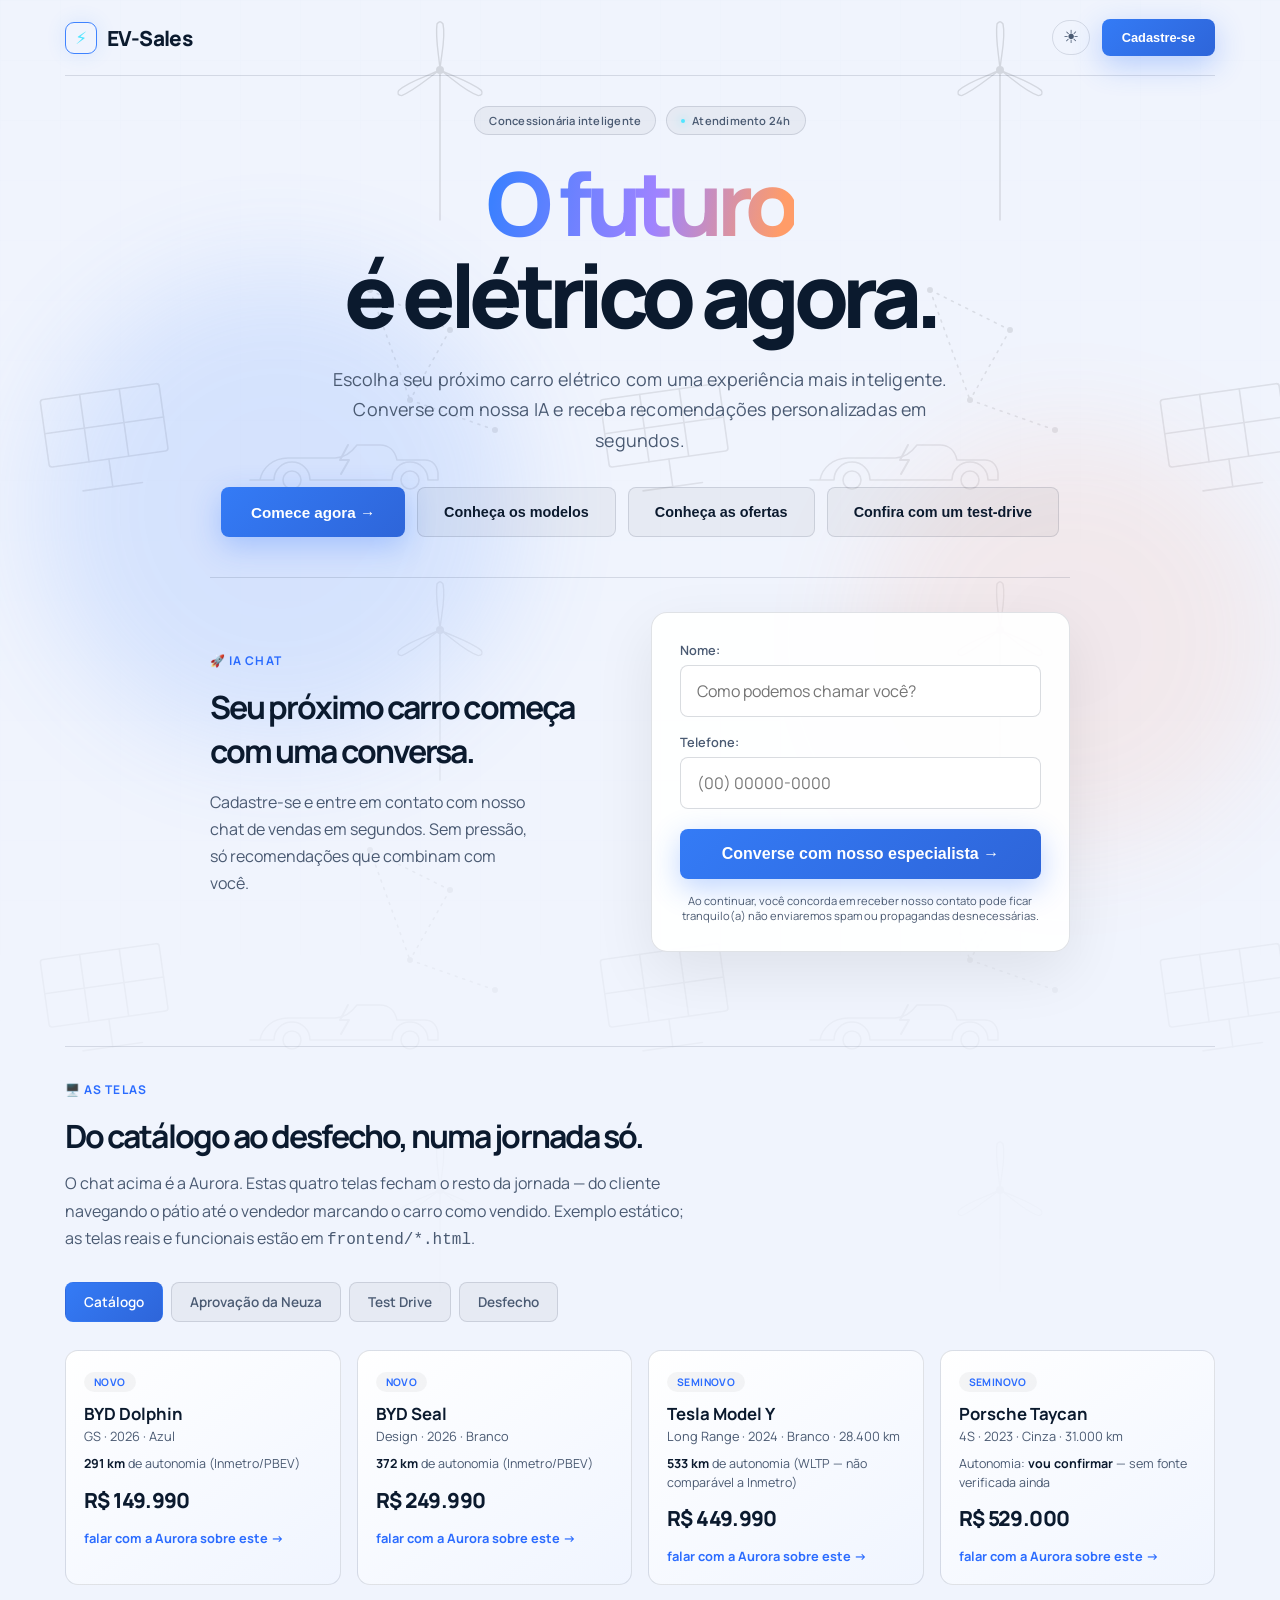
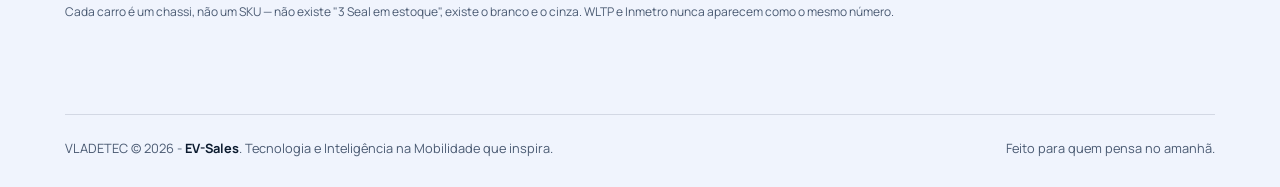
<file: EV_Sales_MVP.html>
<!doctype html>
<html lang="pt-BR">

<head>
    <meta charset="UTF-8" />
    <meta name="viewport" content="width=device-width, initial-scale=1.0" />
    <title>EV-Sales — O futuro é elétrico agora</title>
    <link
        href="https://fonts.googleapis.com/css2?family=DM+Mono:wght@400;500&family=Manrope:wght@400;500;600;700;800&display=swap"
        rel="stylesheet" />
    <style>
        /* ===== TEMA CLARO / ESCURO ===== */
        :root {
            /* cores base (escuro) */
            --bg: #07101f;
            --bg-card: rgba(18, 30, 53, .7);
            --bg-input: #081322;
            --bg-stat: linear-gradient(145deg, rgba(21, 38, 68, .75), rgba(14, 24, 43, .7));
            --bg-form: rgba(13, 25, 45, .73);
            --bg-eyebrow: rgba(255, 255, 255, .055);
            --bg-secondary: rgba(255, 255, 255, .045);
            --ink: #f6f8ff;
            --muted: #9aa9c3;
            --line: rgba(175, 196, 228, .16);
            --line-input: rgba(158, 184, 224, .17);
            --blue: #3f83ff;
            --cyan: #50e5ff;
            --orange: #ff9b62;
            --shadow: rgba(0, 0, 0, .18);
            --shadow-btn: rgba(45, 116, 255, .24);
            --glow: rgba(57, 127, 255, .12);
            --brand-border: rgba(75, 139, 255, .8);
            --mode-icon: '☾';
        }

        /* TEMA CLARO */
        [data-theme="light"] {
            --bg: #f0f4fd;
            --bg-card: rgba(255, 255, 255, .85);
            --bg-input: #ffffff;
            --bg-stat: linear-gradient(145deg, #ffffff, #f0f5ff);
            --bg-form: rgba(255, 255, 255, .92);
            --bg-eyebrow: rgba(0, 0, 0, .04);
            --bg-secondary: rgba(0, 0, 0, .04);
            --ink: #0b1a2e;
            --muted: #4a5a72;
            --line: rgba(0, 20, 50, .12);
            --line-input: rgba(0, 20, 50, .15);
            --shadow: rgba(0, 0, 0, .08);
            --shadow-btn: rgba(45, 116, 255, .30);
            --glow: rgba(57, 127, 255, .18);
            --brand-border: #3f83ff;
            --mode-icon: '☀';
        }

        /* ===== RESET ===== */
        * {
            box-sizing: border-box;
        }

        html {
            scroll-behavior: smooth;
        }

        body {
            margin: 0;
            background: var(--bg);
            color: var(--ink);
            font-family: 'Manrope', system-ui, sans-serif;
            min-height: 100vh;
            overflow-x: hidden;
            transition: background .35s ease, color .35s ease;
            font-size: 16px;
        }

        /* ===== FUNDO COM EFEITOS ===== */
        .page {
            position: relative;
            min-height: 100vh;
            isolation: isolate;
        }

        .page::before,
        .page::after {
            content: "";
            position: absolute;
            z-index: -2;
            pointer-events: none;
            border-radius: 999px;
            filter: blur(55px);
            opacity: .35;
            transition: opacity .4s ease;
        }

        .page::before {
            width: 480px;
            height: 480px;
            left: 3%;
            top: 15%;
            background: #1259d1;
        }

        .page::after {
            width: 420px;
            height: 420px;
            right: 0;
            top: 24%;
            background: #923a19;
            opacity: .27;
        }

        [data-theme="light"] .page::before {
            opacity: .15;
            background: #3f83ff;
        }

        [data-theme="light"] .page::after {
            opacity: .10;
            background: #ff8a5c;
        }

        .grid {
            position: absolute;
            inset: 0;
            z-index: -3;
            opacity: .28;
            color: var(--muted);
            background-image:
                url("[data-uri]"),
                linear-gradient(rgba(115, 153, 221, .1) 1px, transparent 1px),
                linear-gradient(90deg, rgba(115, 153, 221, .1) 1px, transparent 1px);
            background-size: 560px 560px, 60px 60px, 60px 60px;
            background-repeat: repeat, repeat, repeat;
            mask-image: linear-gradient(to bottom, black, transparent 75%);
            transition: opacity .4s ease;
        }

        [data-theme="light"] .grid {
            opacity: .12;
        }

        .wrap {
            width: min(1150px, calc(100% - 40px));
            margin: auto;
        }

        /* ===== HEADER ===== */
        .nav {
            min-height: 76px;
            border-bottom: 1px solid var(--line);
            display: flex;
            align-items: center;
            justify-content: space-between;
            transition: border-color .35s ease;
            padding: 12px 0;
            flex-wrap: wrap;
            gap: 8px;
        }

        .nav-left {
            display: flex;
            align-items: center;
            gap: 24px;
        }

        .brand {
            display: flex;
            align-items: center;
            gap: 10px;
            font-weight: 800;
            letter-spacing: -.03em;
            color: var(--ink);
            text-decoration: none;
            font-size: 1.3rem;
        }

        .brand-mark {
            width: 32px;
            height: 32px;
            border: 1px solid var(--brand-border);
            border-radius: 9px;
            display: grid;
            place-items: center;
            color: var(--cyan);
            font-size: 17px;
            box-shadow: 0 0 24px rgba(48, 128, 255, .25);
            transition: border-color .35s ease, box-shadow .35s ease;
        }

        [data-theme="light"] .brand-mark {
            box-shadow: 0 0 20px rgba(48, 128, 255, .12);
        }

        .nav-tags {
            display: flex;
            justify-content: center;
            align-items: center;
            flex-wrap: wrap;
            gap: 10px;
            font-size: 0.75rem;
            color: var(--muted);
            margin-bottom: 22px;
            transition: color .35s ease;
        }

        .nav-tags span {
            display: inline-flex;
            align-items: center;
            gap: 7px;
            padding: 6px 14px;
            border: 1px solid var(--line);
            border-radius: 20px;
            background: var(--bg-eyebrow);
            color: var(--muted);
            transition: border-color .2s ease, background .2s ease, color .2s ease, transform .2s ease;
            font-size: 0.7rem;
            font-weight: 600;
            letter-spacing: 0.02em;
            white-space: nowrap;
        }

        .nav-tags span:hover {
            border-color: var(--brand-border);
            color: var(--ink);
            transform: translateY(-1px);
        }

        .nav-tags i {
            width: 4px;
            height: 4px;
            border-radius: 50%;
            background: var(--cyan);
            box-shadow: 0 0 10px var(--cyan);
            transition: background .35s ease, box-shadow .35s ease;
            flex-shrink: 0;
        }

        .nav-actions {
            display: flex;
            align-items: center;
            gap: 12px;
            flex-shrink: 0;
        }

        .mode-toggle {
            background: none;
            border: 1px solid var(--line);
            border-radius: 40px;
            color: var(--muted);
            font-size: 18px;
            cursor: pointer;
            padding: 4px 10px;
            transition: .25s ease;
            line-height: 1.4;
        }

        .mode-toggle:hover {
            border-color: var(--cyan);
            color: var(--ink);
        }

        [data-theme="light"] .mode-toggle:hover {
            border-color: #3f83ff;
            color: #0b1a2e;
        }

        .mode-toggle::before {
            content: var(--mode-icon);
        }

        .nav-btn,
        .primary {
            border: 0;
            background: linear-gradient(135deg, #347bf6, #2e65d9);
            color: #fff;
            font-weight: 700;
            cursor: pointer;
            box-shadow: 0 9px 30px var(--shadow-btn);
            transition: transform .2s, box-shadow .2s;
        }

        .nav-btn {
            padding: 11px 20px;
            border-radius: 8px;
            font-size: 0.8rem;
        }

        .nav-btn:hover,
        .primary:hover {
            transform: translateY(-2px);
            box-shadow: 0 13px 34px rgba(45, 116, 255, .4);
        }

        /* ===== HERO ===== */
        .hero {
            padding: 30px 0 20px;
            text-align: center;
        }

        .hero h1 {
            font-size: clamp(52px, 8vw, 88px);
            line-height: 1.04;
            letter-spacing: -.075em;
            margin: 0 auto 24px;
            font-weight: 800;
            max-width: 850px;
            color: var(--ink);
            transition: color .35s ease;
        }

        .hero h1 .gradient {
            background: linear-gradient(100deg, #3c80ff 5%, #9f83ff 55%, #ff9c68 94%);
            -webkit-background-clip: text;
            background-clip: text;
            color: transparent;
        }

        .hero h1 .light {
            display: block;
            color: var(--ink);
            transition: color .35s ease;
        }

        .hero h2 {
            max-width: 640px;
            margin: 0 auto 32px;
            color: var(--muted);
            font-size: clamp(1rem, 1.4vw, 1.2rem);
            font-weight: 400;
            line-height: 1.7;
            transition: color .35s ease;
            letter-spacing: 0.01em;
        }

        .prompt {
            font: 12px 'DM Mono', monospace;
            background: rgba(3, 9, 18, .7);
            color: #ffb076;
            border: 1px solid rgba(112, 154, 218, .15);
            border-radius: 6px;
            padding: 12px 20px;
            display: inline-block;
            margin: 0 0 28px;
            transition: background .35s ease, border-color .35s ease;
        }

        [data-theme="light"] .prompt {
            background: rgba(240, 245, 255, .8);
            border-color: rgba(0, 20, 50, .1);
        }

        .prompt b {
            color: var(--ink);
            margin-right: 8px;
            font-weight: 500;
            transition: color .35s ease;
        }

        .actions {
            display: flex;
            justify-content: center;
            gap: 12px;
            flex-wrap: wrap;
        }

        .primary {
            padding: 16px 30px;
            border-radius: 8px;
            font-size: 0.95rem;
            font-weight: 700;
        }

        .secondary {
            padding: 16px 26px;
            border-radius: 8px;
            border: 1px solid var(--line);
            background: var(--bg-secondary);
            color: var(--ink);
            font-weight: 600;
            cursor: pointer;
            transition: .2s;
            font-size: 0.9rem;
        }

        .secondary:hover {
            background: rgba(255, 255, 255, .1);
        }

        [data-theme="light"] .secondary:hover {
            background: rgba(0, 0, 0, .06);
        }

        /* ===== STATS ===== */
        .stats {
            display: grid;
            grid-template-columns: repeat(3, 1fr);
            gap: 16px;
            max-width: 860px;
            margin: 48px auto 0;
        }

        .stat {
            background: var(--bg-stat);
            border: 1px solid var(--line);
            border-radius: 13px;
            padding: 20px 22px;
            text-align: left;
            transition: background .35s ease, border-color .35s ease;
        }

        .stat-top {
            display: flex;
            justify-content: space-between;
            align-items: center;
            color: #6498ff;
            transition: color .35s ease;
            font-size: 1.2rem;
        }

        [data-theme="light"] .stat-top {
            color: #2b6cff;
        }

        .stat strong {
            display: block;
            font-size: 1.8rem;
            letter-spacing: -.05em;
            margin-top: 8px;
            color: var(--ink);
            transition: color .35s ease;
        }

        .stat small {
            display: block;
            color: var(--muted);
            font-size: 0.85rem;
            margin-top: 4px;
            transition: color .35s ease;
        }

        /* ===== FORM / SIGNUP ===== */
        .signup {
            display: grid;
            grid-template-columns: 1fr 1.1fr;
            gap: 60px;
            align-items: center;
            margin: 20px auto 60px;
            max-width: 860px;
            padding: 34px 0;
            border-top: 1px solid var(--line);
            transition: border-color .35s ease;
        }

        .signup-copy h2 {
            font-size: clamp(1.6rem, 2.5vw, 2.2rem);
            letter-spacing: -.06em;
            margin: 0 0 14px;
            color: var(--ink);
            transition: color .35s ease;
        }

        .signup-copy p {
            color: var(--muted);
            font-size: 1rem;
            line-height: 1.7;
            max-width: 320px;
            transition: color .35s ease;
        }

        .chip {
            color: var(--cyan);
            font-size: 0.75rem;
            font-weight: 700;
            letter-spacing: .09em;
            text-transform: uppercase;
            margin-bottom: 16px;
            display: block;
            transition: color .35s ease;
        }

        [data-theme="light"] .chip {
            color: #2b6cff;
        }

        .form {
            background: var(--bg-form);
            border: 1px solid var(--line);
            border-radius: 16px;
            padding: 28px;
            box-shadow: 0 20px 60px var(--shadow);
            transition: background .35s ease, border-color .35s ease, box-shadow .35s ease;
        }

        label {
            display: block;
            color: var(--muted);
            font-size: 0.8rem;
            margin: 0 0 6px;
            font-weight: 600;
            transition: color .35s ease;
        }

        input {
            display: block;
            width: 100%;
            background: var(--bg-input);
            border: 1px solid var(--line-input);
            border-radius: 8px;
            color: var(--ink);
            padding: 14px 16px;
            font-family: inherit;
            font-size: 1rem;
            outline: none;
            margin-bottom: 16px;
            transition: background .35s ease, border-color .35s ease, color .35s ease;
        }

        input:focus {
            border-color: #4d8dff;
            box-shadow: 0 0 0 3px var(--glow);
        }

        .form button {
            width: 100%;
            margin-top: 4px;
            padding: 16px;
            font-size: 1rem;
        }

        .form-note {
            font-size: 0.7rem;
            color: var(--muted);
            text-align: center;
            margin: 14px 0 0;
            transition: color .35s ease;
        }

        .success {
            display: none;
            text-align: center;
            color: #8ff2c8;
            font-size: 1rem;
            padding: 16px 0;
        }

        [data-theme="light"] .success {
            color: #0f8b5e;
        }

        .success.show {
            display: block;
        }

        .form.sent .fields,
        .form.sent button,
        .form.sent .form-note {
            display: none;
        }

        /* ===== FOOTER ===== */
        .footer {
            border-top: 1px solid var(--line);
            padding: 24px 0 32px;
            color: var(--muted);
            font-size: 0.8rem;
            display: flex;
            justify-content: space-between;
            transition: border-color .35s ease, color .35s ease;
            flex-wrap: wrap;
            gap: 8px;
        }

        .footer strong {
            color: var(--ink);
            transition: color .35s ease;
        }

        /* ===== RESPONSIVE ===== */
        @media (max-width: 900px) {
            .signup {
                grid-template-columns: 1fr;
                gap: 32px;
                margin-top: 40px;
                padding-top: 28px;
            }

            .signup-copy p {
                max-width: 100%;
            }

            .nav-tags span {
                font-size: 0.6rem;
                padding: 4px 10px;
            }
        }

        @media (max-width: 700px) {
            .wrap {
                width: min(100% - 28px, 1150px);
            }

            .nav {
                min-height: 60px;
                padding: 10px 0;
                gap: 6px;
            }

            .nav-left {
                gap: 14px;
                flex-wrap: wrap;
            }

            .brand {
                font-size: 1.1rem;
            }

            .brand-mark {
                width: 28px;
                height: 28px;
                font-size: 14px;
            }

            .nav-tags {
                gap: 6px;
            }

            .nav-tags span {
                font-size: 0.55rem;
                padding: 3px 8px;
            }

            .nav-tags i {
                display: none;
            }

            .nav-actions {
                gap: 8px;
            }

            .nav-btn {
                padding: 8px 14px;
                font-size: 0.7rem;
            }

            .mode-toggle {
                font-size: 15px;
                padding: 3px 8px;
            }

            .hero {
                padding: 40px 0 20px;
            }

            .hero h1 {
                font-size: clamp(38px, 10vw, 52px);
            }

            .hero h2 {
                font-size: 0.95rem;
                padding: 0 8px;
            }

            .actions {
                gap: 8px;
            }

            .primary {
                padding: 14px 22px;
                font-size: 0.85rem;
            }

            .secondary {
                padding: 14px 18px;
                font-size: 0.8rem;
            }

            .stats {
                grid-template-columns: 1fr;
                max-width: 340px;
                margin-top: 32px;
                gap: 10px;
            }

            .stat {
                padding: 16px 18px;
                display: grid;
                grid-template-columns: 1fr auto;
                align-items: center;
            }

            .stat-top {
                grid-column: 2;
                grid-row: 1/3;
                font-size: 1rem;
            }

            .stat strong {
                font-size: 1.4rem;
                margin: 0;
            }

            .stat small {
                font-size: 0.75rem;
                margin: 0;
            }

            .signup {
                gap: 24px;
                margin-top: 32px;
                padding-top: 24px;
                margin-bottom: 48px;
            }

            .signup-copy h2 {
                font-size: 1.4rem;
            }

            .signup-copy p {
                font-size: 0.9rem;
            }

            .form {
                padding: 18px;
            }

            input {
                padding: 12px 14px;
                font-size: 0.95rem;
            }

            .form button {
                padding: 14px;
                font-size: 0.9rem;
            }

            .footer {
                display: block;
                line-height: 2;
                font-size: 0.7rem;
                padding: 16px 0 24px;
            }

            .footer span {
                display: block;
            }
        }

        @media (max-width: 480px) {
            .nav-left {
                gap: 10px;
            }

            .nav-tags span {
                font-size: 0.5rem;
                padding: 2px 6px;
            }

            .hero h1 {
                font-size: 32px;
            }

            .hero h2 {
                font-size: 0.85rem;
            }

            .primary {
                padding: 12px 18px;
                font-size: 0.8rem;
            }

            .secondary {
                padding: 12px 14px;
                font-size: 0.75rem;
            }

            .stat strong {
                font-size: 1.2rem;
            }
        }

        /* ===== CHAT ===== */
        .chat-container {
            display: flex;
            flex-direction: column;
            background: var(--bg-form);
            border: 1px solid var(--line);
            border-radius: 16px;
            box-shadow: 0 20px 60px var(--shadow);
            height: 450px;
            overflow: hidden;
            transition: background .35s ease, border-color .35s ease, box-shadow .35s ease;
            max-width: 600px;
            margin: 0 auto;
        }

        .chat-header {
            display: flex;
            align-items: center;
            gap: 12px;
            padding: 16px;
            border-bottom: 1px solid var(--line);
            background: var(--bg-eyebrow);
        }

        .chat-avatar {
            width: 40px;
            height: 40px;
            border-radius: 50%;
            background: var(--cyan);
            display: flex;
            align-items: center;
            justify-content: center;
            color: #0b1a2e;
            font-size: 1.2rem;
            font-weight: 800;
        }

        [data-theme="light"] .chat-avatar {
            background: #3f83ff;
            color: #fff;
        }

        .chat-info {
            display: flex;
            flex-direction: column;
        }

        .chat-name {
            font-weight: 700;
            color: var(--ink);
            font-size: 0.95rem;
        }

        .chat-status {
            font-size: 0.75rem;
            color: var(--cyan);
        }

        [data-theme="light"] .chat-status {
            color: #2b6cff;
        }

        .chat-messages {
            flex: 1;
            padding: 20px;
            overflow-y: auto;
            display: flex;
            flex-direction: column;
            gap: 12px;
        }

        .chat-message {
            max-width: 80%;
            padding: 12px 16px;
            border-radius: 16px;
            font-size: 0.9rem;
            line-height: 1.4;
            animation: fadeIn 0.3s ease forwards;
        }

        .chat-message.ia {
            align-self: flex-start;
            background: var(--bg-stat);
            color: var(--ink);
            border: 1px solid var(--line);
            border-bottom-left-radius: 4px;
        }

        .chat-message.user {
            align-self: flex-end;
            background: var(--blue);
            color: #fff;
            border-bottom-right-radius: 4px;
        }

        .chat-input-area {
            display: flex;
            gap: 10px;
            padding: 16px;
            border-top: 1px solid var(--line);
            background: var(--bg-eyebrow);
        }

        .chat-input-area input {
            margin-bottom: 0;
            flex: 1;
        }

        .chat-input-area button {
            padding: 0 20px;
            border-radius: 8px;
            display: flex;
            align-items: center;
            justify-content: center;
        }

        @keyframes fadeIn {
            from {
                opacity: 0;
                transform: translateY(10px);
            }

            to {
                opacity: 1;
                transform: translateY(0);
            }
        }

        /* ===== TOUR — CATÁLOGO / APROVAÇÃO / TEST DRIVE / DESFECHO ===== */
        .tour {
            margin: 20px auto 60px;
            padding: 34px 0;
            border-top: 1px solid var(--line);
            transition: border-color .35s ease;
        }

        .tour>.chip {
            display: block;
        }

        .tour h2 {
            font-size: clamp(1.6rem, 2.5vw, 2.2rem);
            letter-spacing: -.06em;
            margin: 0 0 12px;
            color: var(--ink);
        }

        .tour>p {
            color: var(--muted);
            max-width: 620px;
            line-height: 1.7;
            margin: 0 0 28px;
        }

        .tabs {
            display: flex;
            flex-wrap: wrap;
            gap: 8px;
            margin-bottom: 28px;
        }

        .tab {
            padding: 10px 18px;
            border-radius: 8px;
            border: 1px solid var(--line);
            background: var(--bg-secondary);
            color: var(--muted);
            font-weight: 600;
            font-size: 0.85rem;
            cursor: pointer;
            font-family: inherit;
            transition: .2s ease;
        }

        .tab:hover {
            color: var(--ink);
        }

        .tab.active {
            background: linear-gradient(135deg, #347bf6, #2e65d9);
            border-color: transparent;
            color: #fff;
        }

        .tela-nota {
            font-size: 0.75rem;
            color: var(--muted);
            margin: 18px 0 0;
        }

        /* Catálogo */
        .grade-catalogo {
            display: grid;
            grid-template-columns: repeat(auto-fill, minmax(230px, 1fr));
            gap: 16px;
        }

        .carro-card {
            background: var(--bg-stat);
            border: 1px solid var(--line);
            border-radius: 13px;
            padding: 18px;
            transition: border-color .2s ease, transform .2s ease;
        }

        .carro-card:hover {
            border-color: var(--brand-border);
            transform: translateY(-3px);
        }

        .carro-card .selo {
            display: inline-block;
            font-size: 0.65rem;
            font-weight: 700;
            letter-spacing: .04em;
            text-transform: uppercase;
            padding: 3px 10px;
            border-radius: 20px;
            background: var(--bg-eyebrow);
            color: var(--cyan);
            margin-bottom: 10px;
        }

        [data-theme="light"] .carro-card .selo {
            color: #2b6cff;
        }

        .carro-card h3 {
            margin: 0 0 2px;
            font-size: 1.05rem;
            color: var(--ink);
        }

        .carro-card .versao {
            display: block;
            color: var(--muted);
            font-size: 0.8rem;
            margin-bottom: 10px;
        }

        .carro-card .autonomia {
            font-size: 0.78rem;
            color: var(--muted);
            margin-bottom: 12px;
            line-height: 1.5;
        }

        .carro-card .autonomia b {
            color: var(--ink);
        }

        .carro-card .preco {
            font-size: 1.3rem;
            font-weight: 800;
            letter-spacing: -.03em;
            color: var(--ink);
            margin-bottom: 12px;
        }

        .carro-card a {
            font-size: 0.8rem;
            font-weight: 700;
            color: #4d8dff;
            text-decoration: none;
        }

        [data-theme="light"] .carro-card a {
            color: #2b6cff;
        }

        /* Aprovação — Espelho de Condição */
        .espelho {
            max-width: 460px;
            background: var(--bg-form);
            border: 1px solid var(--line);
            border-radius: 16px;
            padding: 26px;
            box-shadow: 0 20px 60px var(--shadow);
        }

        .espelho-linha {
            display: flex;
            justify-content: space-between;
            padding: 10px 0;
            border-bottom: 1px solid var(--line);
            font-size: 0.9rem;
        }

        .espelho-linha:last-of-type {
            border-bottom: 0;
        }

        .espelho-linha span:first-child {
            color: var(--muted);
        }

        .espelho-linha span:last-child {
            color: var(--ink);
            font-weight: 600;
            text-align: right;
        }

        .espelho-acoes {
            display: flex;
            gap: 10px;
            margin-top: 20px;
        }

        .espelho-acoes button {
            flex: 1;
            padding: 14px;
            border-radius: 8px;
            font-weight: 700;
            font-size: 0.85rem;
            cursor: pointer;
            border: 0;
        }

        .espelho-acoes .aprovar {
            background: linear-gradient(135deg, #347bf6, #2e65d9);
            color: #fff;
        }

        .espelho-acoes .recusar {
            background: var(--bg-secondary);
            border: 1px solid var(--line);
            color: var(--ink);
        }

        .espelho-status {
            display: none;
            margin-top: 16px;
            padding: 12px 14px;
            border-radius: 8px;
            font-size: 0.85rem;
            background: rgba(80, 229, 160, .12);
            color: #38c98a;
        }

        [data-theme="light"] .espelho-status {
            color: #0f8b5e;
        }

        .espelho-status.show {
            display: block;
        }

        /* Test drive */
        .slots {
            display: flex;
            flex-wrap: wrap;
            gap: 10px;
            margin: 18px 0 22px;
        }

        .slot {
            padding: 12px 16px;
            border-radius: 8px;
            border: 1px solid var(--line);
            background: var(--bg-input);
            color: var(--ink);
            font-size: 0.85rem;
            font-family: inherit;
            cursor: pointer;
            transition: .2s ease;
        }

        .slot:hover {
            border-color: var(--brand-border);
        }

        .slot.selecionado {
            background: linear-gradient(135deg, #347bf6, #2e65d9);
            border-color: transparent;
            color: #fff;
        }

        /* Desfecho */
        .desfecho-card {
            max-width: 460px;
            background: var(--bg-form);
            border: 1px solid var(--line);
            border-radius: 16px;
            padding: 26px;
            box-shadow: 0 20px 60px var(--shadow);
        }

        .desfecho-botoes {
            display: flex;
            flex-direction: column;
            gap: 10px;
            margin-top: 18px;
        }

        .desfecho-botoes button {
            padding: 16px;
            border-radius: 8px;
            font-weight: 700;
            font-size: 0.9rem;
            cursor: pointer;
            border: 1px solid var(--line);
            background: var(--bg-secondary);
            color: var(--ink);
            font-family: inherit;
            transition: .2s ease;
        }

        .desfecho-botoes button.vendeu {
            border: 0;
            background: linear-gradient(135deg, #347bf6, #2e65d9);
            color: #fff;
        }

        .desfecho-resultado {
            display: none;
            margin-top: 16px;
            padding: 12px 14px;
            border-radius: 8px;
            font-size: 0.85rem;
            background: var(--bg-eyebrow);
        }

        .desfecho-resultado.show {
            display: block;
        }

        @media (max-width: 700px) {
            .tour {
                margin-top: 32px;
                padding-top: 24px;
            }

            .tabs {
                gap: 6px;
            }

            .tab {
                padding: 8px 14px;
                font-size: 0.78rem;
            }
        }
    </style>
</head>

<body>
    <div class="page">
        <div class="grid"></div>

        <!-- HEADER -->
        <header class="wrap nav">
            <div class="nav-left">
                <a class="brand" href="#top">
                    <span class="brand-mark">⚡</span>
                    <span>EV-Sales</span>
                </a>

            </div>

            <div class="nav-actions">
                <button class="mode-toggle" onclick="toggleTheme()" aria-label="Alternar tema"
                    title="Alternar tema"></button>
                <button class="nav-btn"
                    onclick="document.getElementById('cadastro').scrollIntoView({behavior:'smooth'}); setTimeout(() => document.getElementById('name').focus(), 800)">Cadastre-se</button>
            </div>
        </header>

        <main id="top">
            <!-- HERO -->
            <section class="wrap hero">
                <div class="nav-tags">
                    <span>Concessionária inteligente</span>
                    <span><i></i>Atendimento 24h</span>
                </div>

                <h1>
                    <span class="gradient">O futuro</span>
                    <span class="light">é elétrico agora.</span>
                </h1>
                <h2>
                    Escolha seu próximo carro elétrico com uma experiência mais inteligente.
                    Converse com nossa IA e receba recomendações personalizadas em segundos.
                </h2>

                <div class="actions">
                    <button class="primary"
                        onclick="document.getElementById('cadastro').scrollIntoView({behavior:'smooth'}); setTimeout(() => document.getElementById('name').focus(), 800)">
                        Comece agora <span>→</span>
                    </button>

                    <button class="secondary"
                        onclick="document.getElementById('cadastro').scrollIntoView({behavior:'smooth'}); setTimeout(() => document.getElementById('name').focus(), 800)">
                        Conheça os modelos
                    </button>
                    <button class="secondary"
                        onclick="document.getElementById('cadastro').scrollIntoView({behavior:'smooth'}); setTimeout(() => document.getElementById('name').focus(), 800)">
                        Conheça as ofertas
                    </button>
                    <button class="secondary"
                        onclick="document.getElementById('cadastro').scrollIntoView({behavior:'smooth'}); setTimeout(() => document.getElementById('name').focus(), 800)">
                        Confira com um test-drive
                    </button>
                </div>
            </section>

            <!-- FORMULÁRIO DE CADASTRO -->
            <section class="wrap signup" id="cadastro">
                <div class="signup-copy">
                    <span class="chip">🚀 IA Chat</span>
                    <h2>Seu próximo carro começa com uma conversa.</h2>
                    <p>
                        Cadastre-se e entre em contato com nosso chat de vendas em segundos.
                        Sem pressão, só recomendações que combinam com você.
                    </p>
                </div>
                <form class="form" onsubmit="submitForm(event)">
                    <div class="fields">
                        <label for="name">Nome:</label>
                        <input id="name" name="name" required placeholder="Como podemos chamar você?" />

                        <label for="phone">Telefone:</label>
                        <input id="phone" name="phone" type="tel" required placeholder="(00) 00000-0000" />
                    </div>
                    <button class="primary" type="submit">
                        Converse com nosso especialista <span>→</span>
                    </button>
                    <p class="form-note">Ao continuar, você concorda em receber nosso contato pode ficar tranquilo(a)
                        não enviaremos spam ou propagandas desnecessárias.</p>
                    <div class="success">✓ Cadastro recebido! Nosso chat já vai falar com você.</div>
                </form>

                <div id="chat-container" class="chat-container" style="display: none; width: 100%;">
                    <div class="chat-header">
                        <div class="chat-avatar">EV</div>
                        <div class="chat-info">
                            <span class="chat-name">EV-Sales Assistente</span>
                            <span class="chat-status">online</span>
                        </div>
                    </div>
                    <div class="chat-messages" id="chat-messages">
                    </div>
                    <form class="chat-input-area" onsubmit="sendMessage(event)">
                        <input id="chat-input" type="text" placeholder="Digite sua mensagem..." autocomplete="off"
                            required />
                        <button class="primary" type="submit">Enviar</button>
                    </form>
                </div>

            </section>

            <!-- TOUR DAS TELAS -->
            <section class="wrap tour" id="telas">
                <span class="chip">🖥️ As telas</span>
                <h2>Do catálogo ao desfecho, numa jornada só.</h2>
                <p>
                    O chat acima é a Aurora. Estas quatro telas fecham o resto da jornada — do
                    cliente navegando o pátio até o vendedor marcando o carro como vendido.
                    Exemplo estático; as telas reais e funcionais estão em
                    <code>frontend/*.html</code>.
                </p>

                <div class="tabs" role="tablist">
                    <button class="tab active" data-tela="catalogo" type="button">Catálogo</button>
                    <button class="tab" data-tela="aprovacao" type="button">Aprovação da Neuza</button>
                    <button class="tab" data-tela="testdrive" type="button">Test Drive</button>
                    <button class="tab" data-tela="desfecho" type="button">Desfecho</button>
                </div>

                <!-- Catálogo -->
                <div class="tela-painel" id="tela-catalogo">
                    <div class="grade-catalogo">
                        <article class="carro-card">
                            <span class="selo">Novo</span>
                            <h3>BYD Dolphin</h3>
                            <span class="versao">GS · 2026 · Azul</span>
                            <div class="autonomia"><b>291 km</b> de autonomia (Inmetro/PBEV)</div>
                            <div class="preco">R$ 149.990</div>
                            <a href="#cadastro">falar com a Aurora sobre este →</a>
                        </article>
                        <article class="carro-card">
                            <span class="selo">Novo</span>
                            <h3>BYD Seal</h3>
                            <span class="versao">Design · 2026 · Branco</span>
                            <div class="autonomia"><b>372 km</b> de autonomia (Inmetro/PBEV)</div>
                            <div class="preco">R$ 249.990</div>
                            <a href="#cadastro">falar com a Aurora sobre este →</a>
                        </article>
                        <article class="carro-card">
                            <span class="selo">Seminovo</span>
                            <h3>Tesla Model Y</h3>
                            <span class="versao">Long Range · 2024 · Branco · 28.400 km</span>
                            <div class="autonomia"><b>533 km</b> de autonomia (WLTP — não comparável
                                a Inmetro)</div>
                            <div class="preco">R$ 449.990</div>
                            <a href="#cadastro">falar com a Aurora sobre este →</a>
                        </article>
                        <article class="carro-card">
                            <span class="selo">Seminovo</span>
                            <h3>Porsche Taycan</h3>
                            <span class="versao">4S · 2023 · Cinza · 31.000 km</span>
                            <div class="autonomia">Autonomia: <b>vou confirmar</b> — sem fonte
                                verificada ainda</div>
                            <div class="preco">R$ 529.000</div>
                            <a href="#cadastro">falar com a Aurora sobre este →</a>
                        </article>
                    </div>
                    <p class="tela-nota">Cada carro é um chassi, não um SKU — não existe "3 Seal em
                        estoque", existe o branco e o cinza. WLTP e Inmetro nunca aparecem como o
                        mesmo número.</p>
                </div>

                <!-- Aprovação da Neuza -->
                <div class="tela-painel" id="tela-aprovacao" hidden>
                    <div class="espelho">
                        <span class="chip">📋 Espelho de Condição</span>
                        <div class="espelho-linha"><span>Cliente</span><span>Rogério Silva</span></div>
                        <div class="espelho-linha"><span>Carro</span><span>BYD Seal Design · Branco</span></div>
                        <div class="espelho-linha"><span>Chassi</span><span>…4471</span></div>
                        <div class="espelho-linha"><span>Condição</span><span>R$ 249.990 à vista</span></div>
                        <div class="espelho-linha"><span>Reserva</span><span>72h após aprovar</span></div>
                        <div class="espelho-acoes">
                            <button class="aprovar" type="button" onclick="decidirEspelho(true)">APROVAR</button>
                            <button class="recusar" type="button" onclick="decidirEspelho(false)">Recusar</button>
                        </div>
                        <div class="espelho-status" id="espelho-status"></div>
                    </div>
                    <p class="tela-nota">Um toque decide — sem tela de confirmação. A reversão mora
                        na tela do vendedor, não aqui. Aprovar libera a reserva do chassi por 72h;
                        antes disso a conversa fica pausada esperando a Neuza.</p>
                </div>

                <!-- Test Drive -->
                <div class="tela-painel" id="tela-testdrive" hidden>
                    <div class="espelho" style="max-width: 500px;">
                        <span class="chip">🚗 Agendar test drive</span>
                        <p style="color:var(--muted); font-size:0.9rem; margin:8px 0 0;">BYD Seal
                            Design · Branco · com Tarcísio</p>
                        <div class="slots">
                            <button class="slot" type="button" onclick="selecionarSlot(this)">Qui 14h</button>
                            <button class="slot" type="button" onclick="selecionarSlot(this)">Qui 16h</button>
                            <button class="slot" type="button" onclick="selecionarSlot(this)">Sex 10h</button>
                            <button class="slot" type="button" onclick="selecionarSlot(this)">Sex 15h</button>
                            <button class="slot" type="button" onclick="selecionarSlot(this)">Sáb 11h</button>
                        </div>
                        <button class="primary" type="button" style="width:100%;"
                            onclick="confirmarTestDrive()">Confirmar horário</button>
                        <div class="espelho-status" id="testdrive-status"></div>
                    </div>
                    <p class="tela-nota">O vendedor com menos agendamentos nos próximos 7 dias entra
                        automaticamente. Lembrete único 24h antes; remarcar é possível até 2 vezes
                        pela Aurora.</p>
                </div>

                <!-- Desfecho -->
                <div class="tela-painel" id="tela-desfecho" hidden>
                    <div class="desfecho-card">
                        <span class="chip">✅ Desfecho do atendimento</span>
                        <p style="color:var(--muted); font-size:0.9rem; margin:8px 0 0;">BYD Seal
                            Design · Branco · Rogério Silva</p>
                        <div class="desfecho-botoes">
                            <button class="vendeu" type="button" onclick="registrarDesfecho('vendeu')">VENDEU</button>
                            <button type="button" onclick="registrarDesfecho('vai_pensar')">vai pensar</button>
                            <button type="button" onclick="registrarDesfecho('desistiu')">desistiu</button>
                        </div>
                        <div class="desfecho-resultado" id="desfecho-resultado"></div>
                    </div>
                    <p class="tela-nota">Um toque, sem formulário. "Vendeu" tira o chassi do estoque
                        para sempre; os outros dois devolvem o carro ao pátio. Fica registrado quem
                        marcou, quando e de que IP.</p>
                </div>
            </section>
        </main>

        <!-- FOOTER -->
        <footer class="wrap footer">
            <span>VLADETEC © 2026 - <strong>EV-Sales</strong>. Tecnologia e Inteligência na Mobilidade que
                inspira.</span>
            <span>Feito para quem pensa no amanhã.</span>
        </footer>
    </div>

    <script>
        // ===== TOGGLE TEMA CLARO/ESCURO =====
        function toggleTheme() {
            var html = document.documentElement;
            var current = html.getAttribute("data-theme");
            var newTheme = current === "light" ? "dark" : "light";
            html.setAttribute("data-theme", newTheme);
            localStorage.setItem("ev-sales-theme", newTheme);
        }

        // ===== CARREGAR TEMA SALVO =====
        (function loadTheme() {
            var saved = localStorage.getItem("ev-sales-theme");
            if (saved) {
                document.documentElement.setAttribute("data-theme", saved);
            } else if (window.matchMedia && window.matchMedia("(prefers-color-scheme: light)").matches) {
                document.documentElement.setAttribute("data-theme", "light");
            }
        })();

        // ===== SUBMIT FORM =====
        function submitForm(e) {
            e.preventDefault();
            var form = e.currentTarget;
            var name = document.getElementById("name").value.trim();
            var phone = document.getElementById("phone").value.trim();
            if (!name || !phone) {
                alert("Por favor, preencha nome e telefone.");
                return;
            }
            form.style.display = "none";
            var signupCopy = document.querySelector(".signup-copy");
            if (signupCopy) signupCopy.style.display = "none";
            var cadastro = document.getElementById("cadastro");
            if (cadastro) cadastro.style.gridTemplateColumns = "1fr";
            var chatContainer = document.getElementById("chat-container");
            if (chatContainer) {
                chatContainer.style.display = "flex";
                setTimeout(function () {
                    addMessage("Ola, " + name + "! Bem-vindo(a) a EV-Sales. Como posso te ajudar a escolher seu proximo carro eletrico hoje?", "ia");
                }, 600);
            }
            console.log("Lead: " + name + " | " + phone);
        }

        // ===== ADICIONAR MENSAGEM NO CHAT =====
        function addMessage(text, sender) {
            var container = document.getElementById("chat-messages");
            if (!container) return;
            var div = document.createElement("div");
            div.className = "chat-message " + sender;
            div.textContent = text;
            container.appendChild(div);
            container.scrollTop = container.scrollHeight;
        }

        // ===== ENVIAR MENSAGEM DO USUARIO =====
        function sendMessage(e) {
            e.preventDefault();
            var input = document.getElementById("chat-input");
            var text = input.value.trim();
            if (!text) return;
            addMessage(text, "user");
            input.value = "";
            input.focus();
            var respostas = [
                "Que excelente escolha! Estamos preparando as melhores opcoes para voce.",
                "Entendi perfeitamente. Nossos consultores ja estao analisando seu perfil.",
                "Maravilha! Voce gostaria de agendar um test-drive?",
                "A sustentabilidade e o nosso foco. Logo um especialista vai te contatar!"
            ];
            setTimeout(function () {
                addMessage(respostas[Math.floor(Math.random() * respostas.length)], "ia");
            }, 900 + Math.random() * 1200);
        }

        // ===== TROCAR DE TELA (TOUR) =====
        document.querySelectorAll(".tab").forEach(function (botao) {
            botao.addEventListener("click", function () {
                document.querySelectorAll(".tab").forEach(function (t) { t.classList.remove("active"); });
                document.querySelectorAll(".tela-painel").forEach(function (p) { p.hidden = true; });
                botao.classList.add("active");
                document.getElementById("tela-" + botao.dataset.tela).hidden = false;
            });
        });

        // ===== APROVAÇÃO DA NEUZA (exemplo, sem chamada de rede) =====
        function decidirEspelho(aprovou) {
            var status = document.getElementById("espelho-status");
            var acoes = document.querySelector("#tela-aprovacao .espelho-acoes");
            acoes.querySelectorAll("button").forEach(function (b) { b.disabled = true; });
            status.textContent = aprovou
                ? "Aprovado! Reserva do chassi liberada por 72h."
                : "Recusado. A Aurora já avisou o cliente e voltou a recomendar.";
            status.classList.add("show");
        }

        // ===== TEST DRIVE (exemplo, sem chamada de rede) =====
        function selecionarSlot(botao) {
            document.querySelectorAll("#tela-testdrive .slot").forEach(function (s) {
                s.classList.remove("selecionado");
            });
            botao.classList.add("selecionado");
        }

        function confirmarTestDrive() {
            var selecionado = document.querySelector("#tela-testdrive .slot.selecionado");
            var status = document.getElementById("testdrive-status");
            if (!selecionado) {
                status.textContent = "Escolha um horário antes de confirmar.";
                status.classList.add("show");
                return;
            }
            status.textContent = "Test drive confirmado — " + selecionado.textContent +
                ", com Tarcísio. Lembrete sai 24h antes.";
            status.classList.add("show");
        }

        // ===== DESFECHO (exemplo, sem chamada de rede) =====
        function registrarDesfecho(valor) {
            var status = document.getElementById("desfecho-resultado");
            var mensagens = {
                vendeu: "Registrado: vendeu. O chassi sai do estoque.",
                vai_pensar: "Registrado: vai pensar. O carro volta ao pátio.",
                desistiu: "Registrado: desistiu. O carro volta ao pátio."
            };
            status.textContent = mensagens[valor];
            status.classList.add("show");
        }
    </script>
</body>

</html>
</file>
